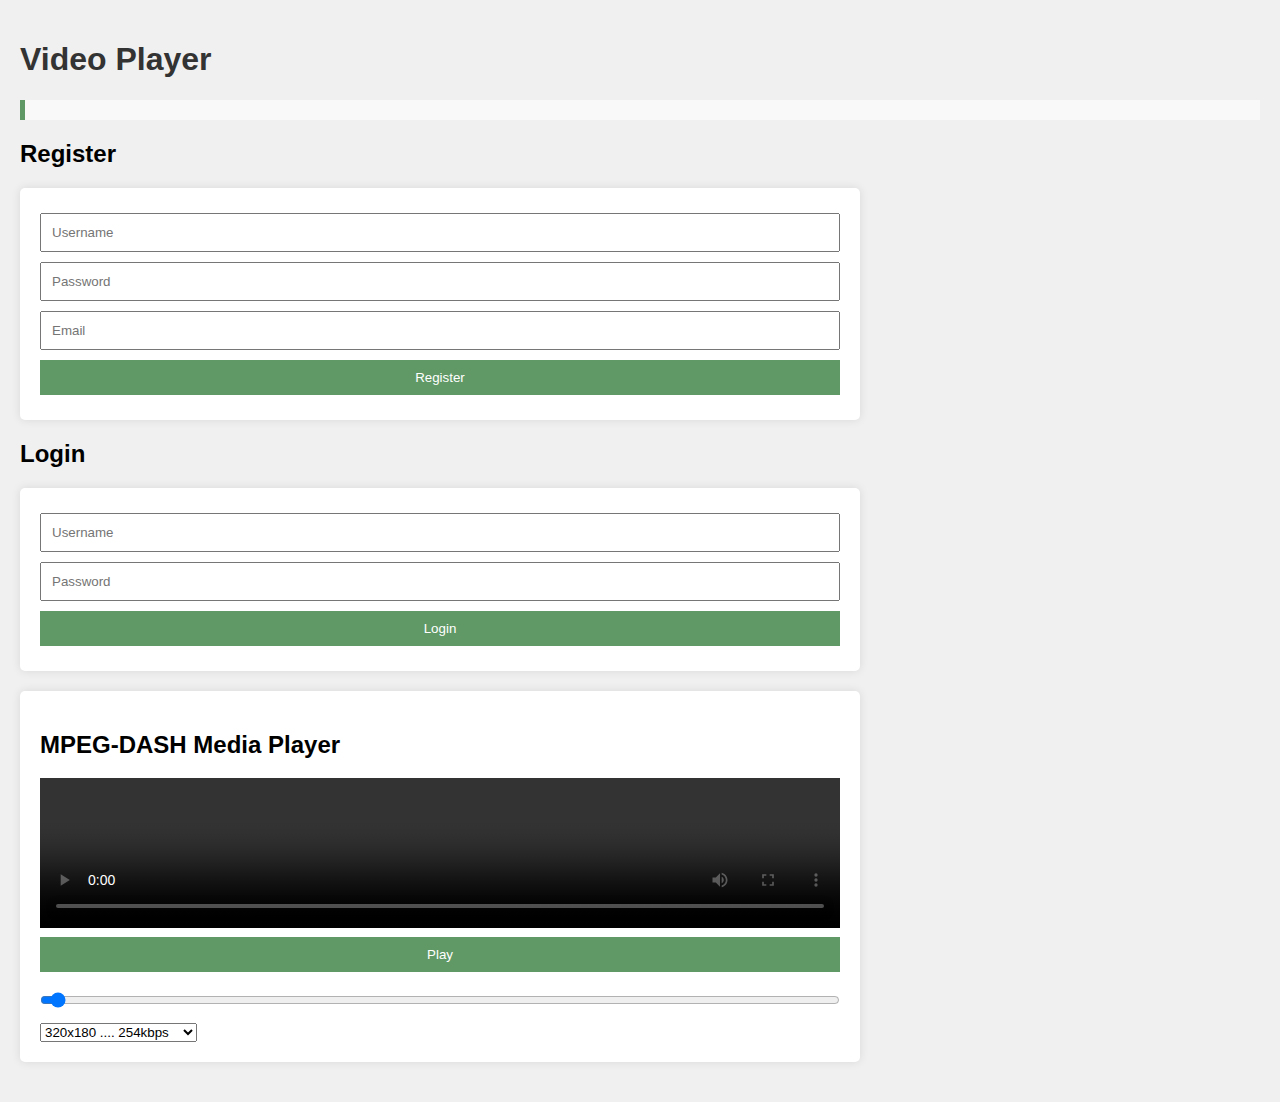
<file: index.html>
<!DOCTYPE html>
<html lang="en">
<head>
    <meta charset="UTF-8">
    <meta name="viewport" content="width=device-width, initial-scale=1.0">
    <title>User Management with Media Player</title>
    <link rel="stylesheet" href="style.css">
</head>
<body>
    <h1>Video Player</h1>
    <div id="message" class="message"></div>

    <div id="register-section" style="display:block;">
        <h2>Register</h2>
        <form id="register-form">
            <input type="text" id="register-username" placeholder="Username" required>
            <input type="password" id="register-password" placeholder="Password" required>
            <input type="email" id="register-email" placeholder="Email" required>
            <button type="submit">Register</button>
        </form>
    </div>

    <div id="login-section" style="display:block;">
        <h2>Login</h2>
        <form id="login-form">
            <input type="text" id="login-username" placeholder="Username" required>
            <input type="password" id="login-password" placeholder="Password" required>
            <button type="submit">Login</button>
        </form>
    </div>    

    <div id="media-player-section" class="media-player" style="display:block;">
        <h2>MPEG-DASH Media Player</h2>
        <div id="media"></div>
            <video id="videoPlayer" controls width="800"></video>
            <button id="playPauseBtn">Play</button>
            <input type="range" id="seekBar" value="0" min="0" max="100" step="1">
            <select id="resolutionSelect">
                <option value="0res">320x180 .... 254kbps </option>
                <option value="1res">320x180 .... 507kbps </option>
                <option value="2res">480x270 .... 759kbps </option>
                <option value="3res">640x360 .... 1013kbps</option>
                <option value="4res">640x360 .... 1254kbps</option>
                <option value="5res">768x432 .... 1883kbps</option>
                <option value="6res">1024x576 ... 3134kbps</option>
                <option value="7res">1280x720 ... 4952kbps</option>
            </select>
        </div>
    </div>

    <div id="logout-section" style="display:none;">
        <form id="logout-form">
            <h2>Logout</h2>
            <button type="submit">Logout</button>
        </form>
    </div>

    <script src="https://cdn.dashjs.org/latest/dash.all.min.js"></script>
    <script src="script.js"></script>
</body>
</html>
</file>
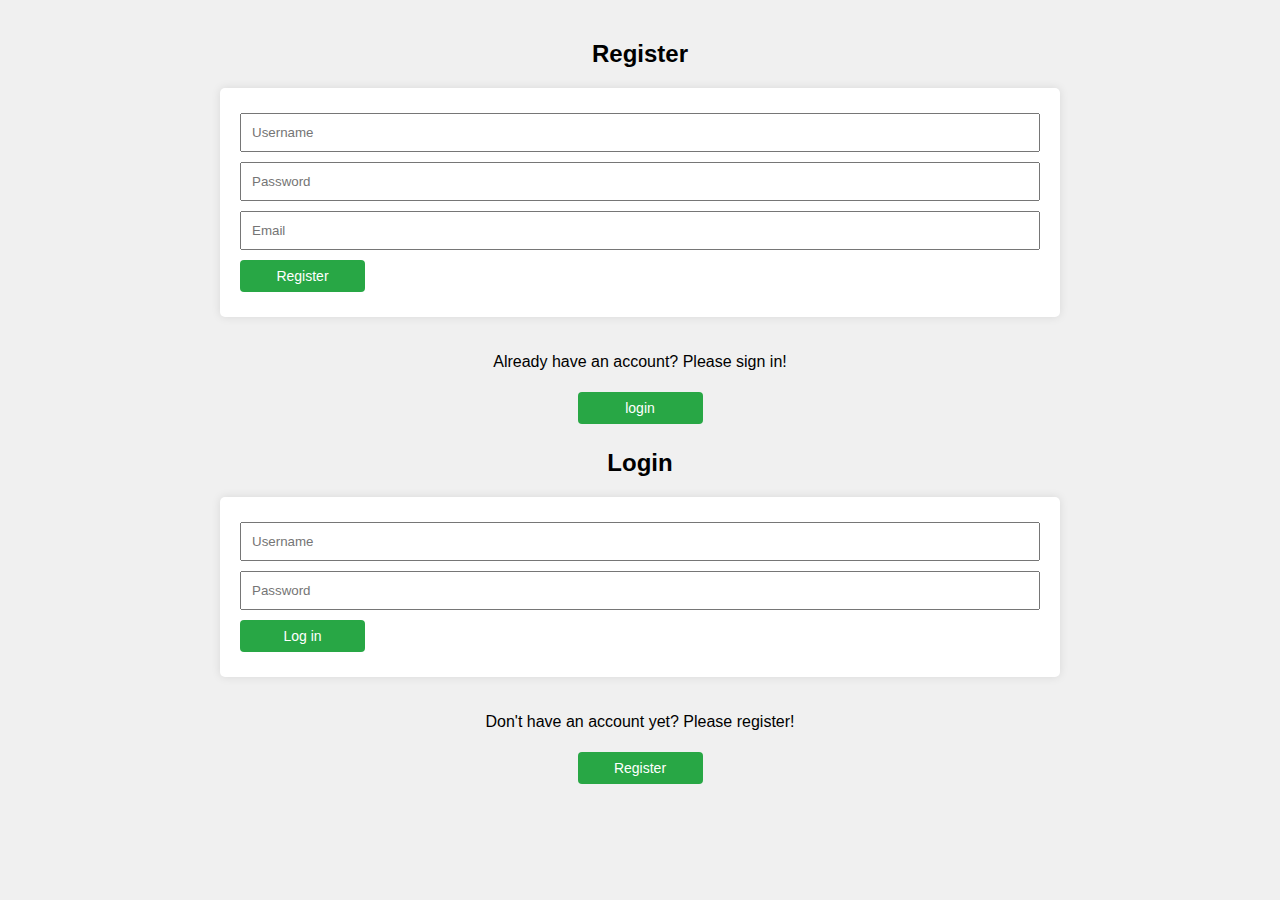
<file: templates/index.html>
<!DOCTYPE html>
<html lang="en">
<head>
    <meta charset="UTF-8">
    <meta name="viewport" content="width=device-width, initial-scale=1.0">
    <title>FlightStream</title>
    <link rel="stylesheet" href="../static/style.css">
</head>
<body>
    <div id="message" class="message"></div>
    <!-- <div id="welcome-section"> -->
    <!--   <h1>Welcome to FlightStream!</h1> -->
    <!--     <h2>Lifting your entertainment to new heights.</h2> -->
    <!--   <div id="welcome-buttons"> -->
    <!--     <button id="login-button">Log in</button> -->
    <!--     <button id="signup-button">Sign up</button> -->
    <!--   </div> -->
      
    </div>

    <div class="auth-form" id="register-section">
        <h2>Register</h2>
        <form id="register-form">
            <input type="text" id="register-username" placeholder="Username" name="username" required>
            <input type="password" id="register-password" placeholder="Password" name="password" required>
            <input type="email" id="register-email" placeholder="Email" required>
            <button type="submit" name="submit">Register</button>
        </form>
        <p>Already have an account? Please sign in!</p>
        <button id="redir-login-button">login</button>
    </div>

    <div class="auth-form" id="login-section">
        <h2>Login</h2>
        <form id="login-form">
            <input type="text" id="login-username" placeholder="Username" required>
            <input type="password" id="login-password" placeholder="Password" required>
            <button type="submit">Log in</button>
        </form>
        <p>Don't have an account yet? Please register!</p>
        <button id="redir-register-button">Register</button>
    </div>

    <script src="https://cdn.dashjs.org/latest/dash.all.min.js"></script>
    <script src="../static/script.js"></script>
</body>
</html>
</file>
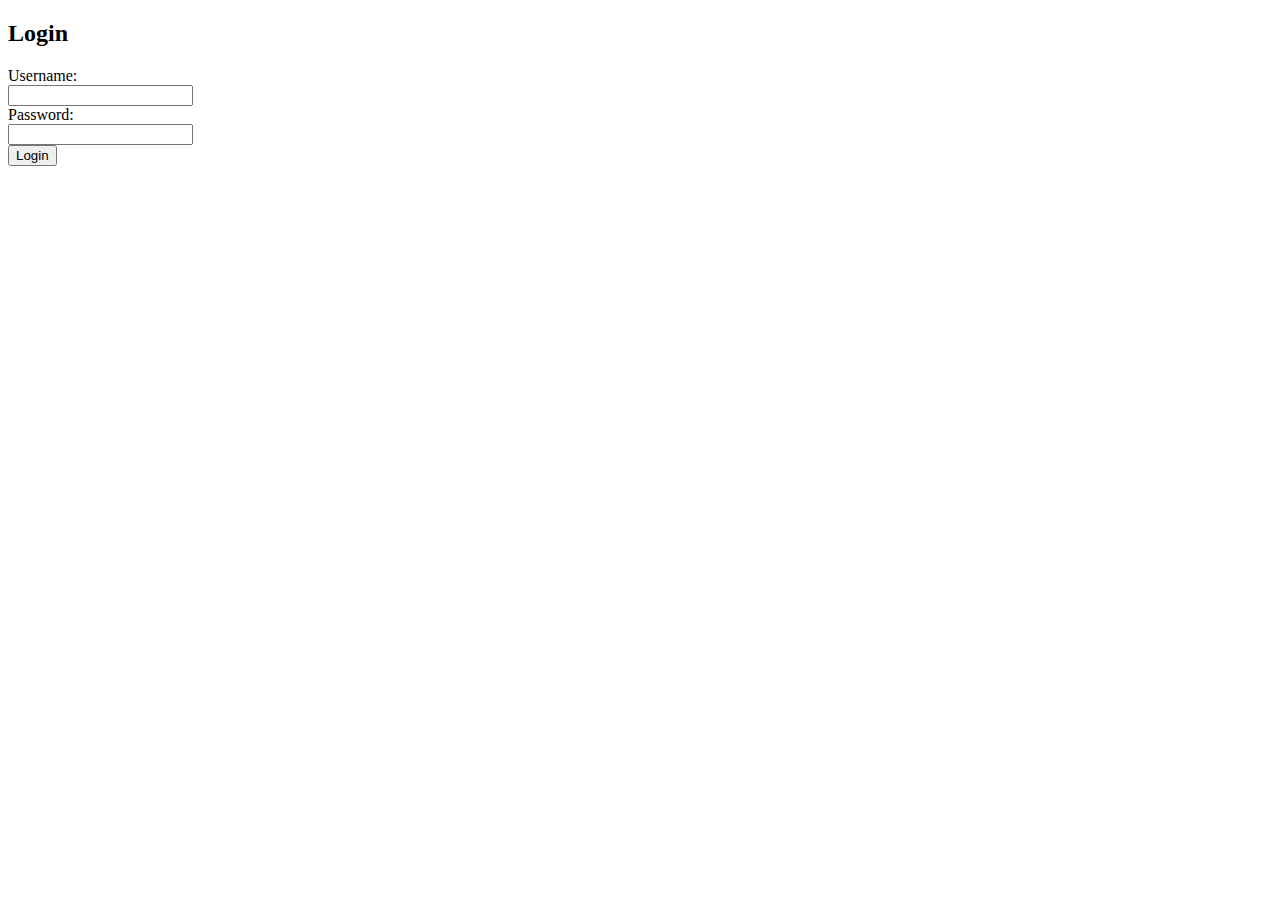
<file: templates/login.html>
<!DOCTYPE html>
<html lang="en">
    <head>
        <meta charset="UTF-8">
        <meta name="viewport" content="width=device-width, initial-scale=1.0">
        <title>ESK-PJ-Airplanes login</title>
    </head>
    <body>
        <h2>Login</h2>
        <form id="loginForm" action="http://localhost:5000/login" method="post">

            <label for="username">Username:</label>
            <br>
            <input type="text" id="username" name="username" required>
            <br>
            <label for="password">Password:</label>
            <br>
            <input type="password" id="password" name="password" required>
            <br>
            <button type="submit">Login</button>
            <div id="invalidPassword"></div>
        </form>

        <script>
        document.getElementById('loginForm').addEventListener('submit', function(event) {
            event.preventDefault();  // Prevent the default form submission

            // Gather the form data
            const formData = {
                username: document.getElementById('username').value,
                password: document.getElementById('password').value,
            };

            const body = JSON.stringify(formData);

            // Send a POST request with JSON payload
            fetch('http://localhost:5000/login', {
                method: 'POST',
                headers: {
                    'Content-Type': 'application/json'
                },
                body: body,
                follow: true,
            })
                .then(response => {
                    console.log(response)
                    if (response.redirected) {
                        window.location.href = response.url;
                    } else {
                        return response.text();
                    }
                })
                // .then(data => {
                //     console.log(data)
                //     if (data == "Invalid password"){
                //         document.getElementById('invalidPassword').innerHTML = "Invalid password";
                //     } else {
                //     }
                // })
                // .catch(error => {
                //     console.error('Error:', error);
                // });
        });
        </script>
    </body>
</html>
</file>
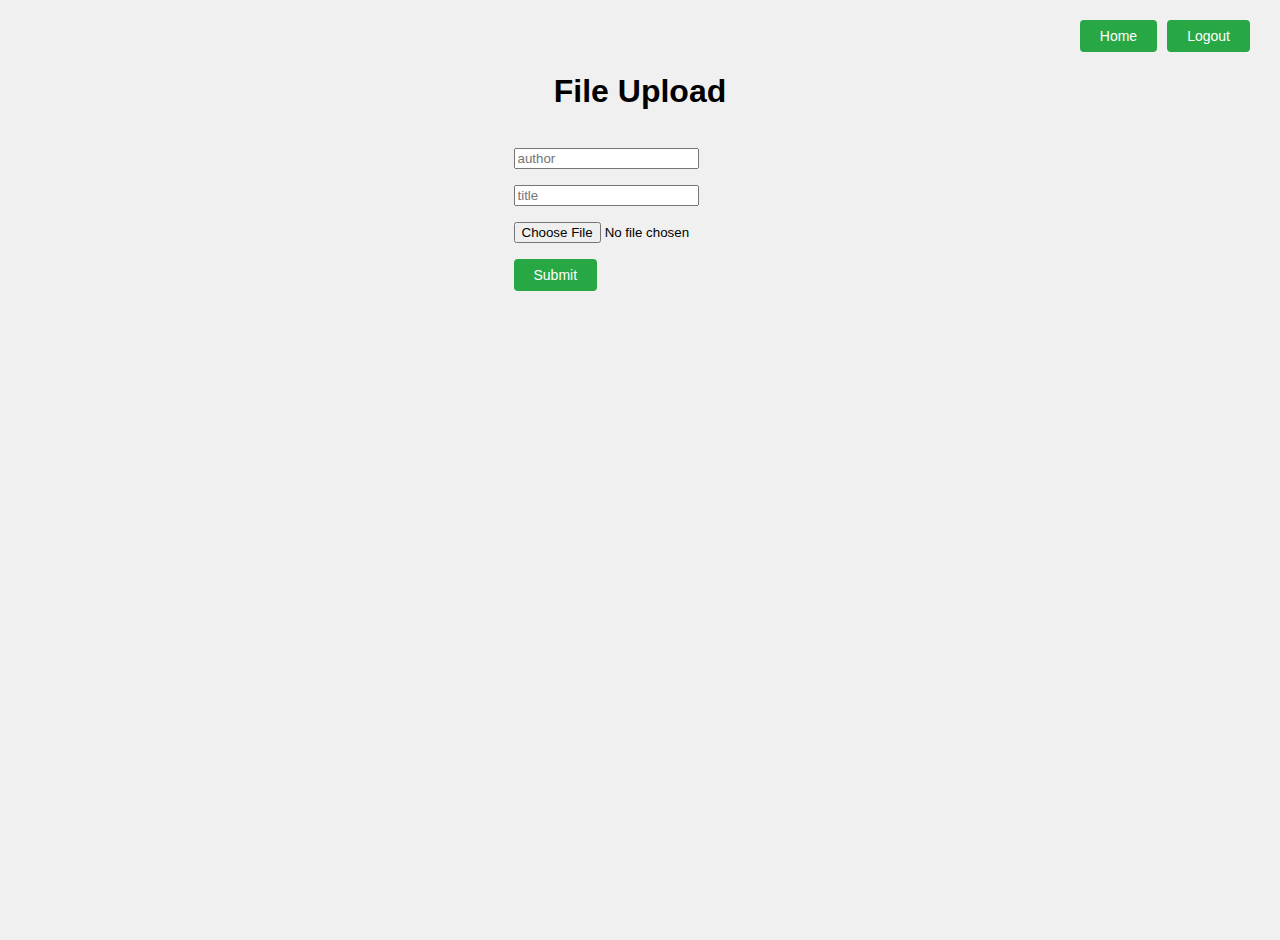
<file: templates/upload.html>
<!doctype html>
<html>
  <head>
    <title>File Upload</title>
    <link rel="stylesheet" href="../static/upload.css">
  </head>
  <body>
    <div id="home">
      <button id="home-button">Home</button>
      <form id="logout-form">
        <button type="submit">Logout</button>
      </form>
    </div>
    <div id="input-form">
    <h1>File Upload</h1>
      <form method="POST" id="upload-form" action="/api/upload" enctype="multipart/form-data">
        <label for="" ></label>
        <p><input type="text" name="author" placeholder="author"></p>
        <label for=""></label>
        <p><input type="text" name="title" placeholder="title"></p>
        <p><input type="file" name="mp4file" accept=".mp4"></p>
        <button type="button" id="submit-button">Submit</button>
      </form>
    </div>
  </body>

  <script src="../static/upload.js"></script>
</html>
</file>
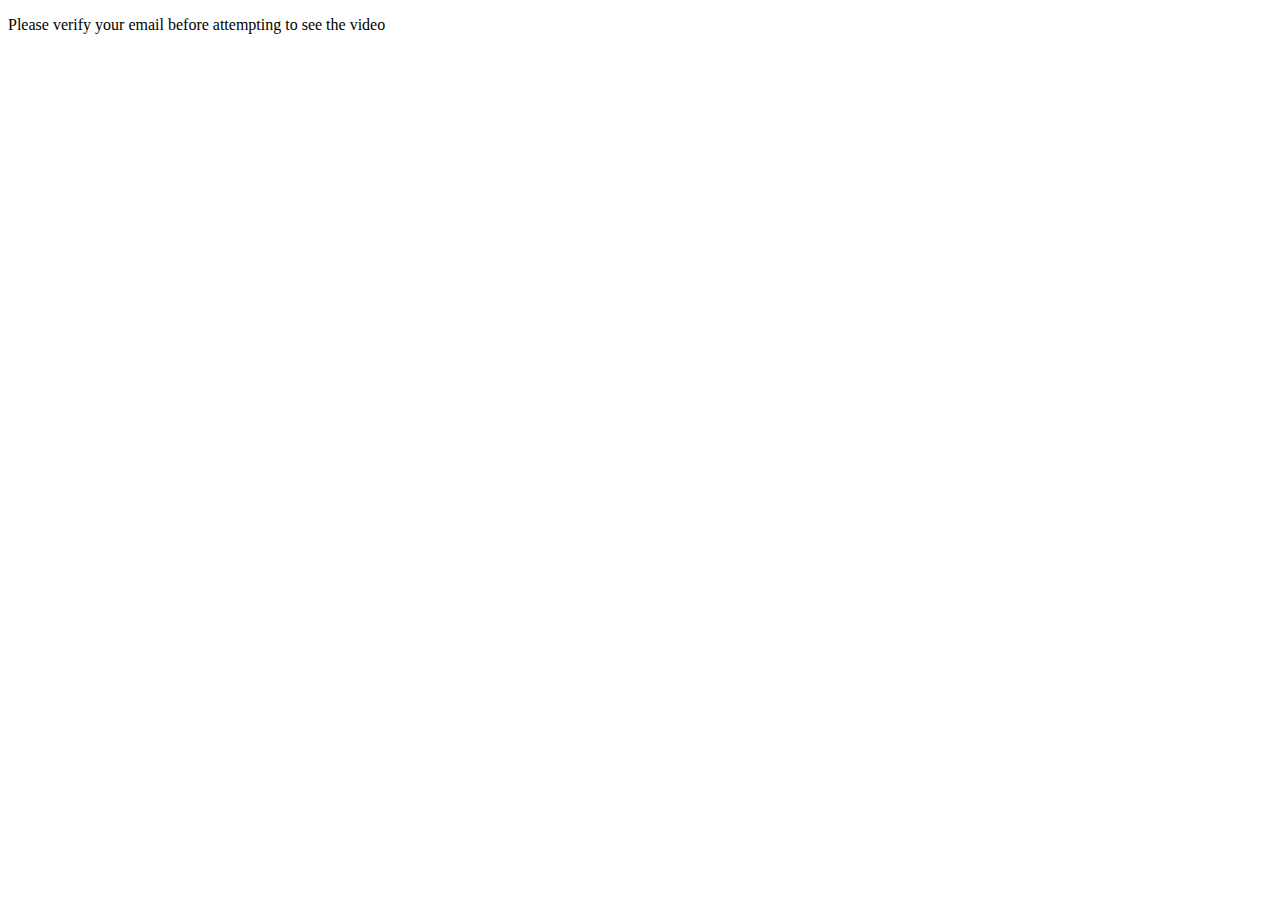
<file: templates/verify.html>
<!DOCTYPE html>
<html lang="en">
<head>
    <meta charset="UTF-8">
    <meta name="viewport" content="width=device-width, initial-scale=1.0">
    <title>verify</title>
</head>
<body>
    <p>Please verify your email before attempting to see the video</p>
</body>
</html>
</file>
<file: style.css>
body {
    font-family: Arial, sans-serif;
    margin: 0;
    padding: 20px;
    background-color: #f0f0f0;
}
h1 {
    color: #333;
}
form, .media-player {
    margin-bottom: 20px;
    padding: 20px;
    background-color: white;
    border-radius: 5px;
    box-shadow: 0 0 10px rgba(0, 0, 0, 0.1);
    width: 800px;
}
input, button {
    margin: 5px 0;
    padding: 10px;
    width: 100%;
    box-sizing: border-box;
}

button {
    background-color: #609966;
    color: white;
    border: none;
    cursor: pointer;
}
button:hover {
    background-color: #507b56;
}
.message {
    margin-top: 20px;
    padding: 10px;
    background-color: #f9f9f9;
    border-left: 5px solid #609966;
}

#media button, #media input {
    padding: 5px;
    font-size: 14px;
    width: 800px;
}
#resolutionSelect {
    margin-left: auto;
}
</file>
<file: static/style.css>
body {
    font-family: Arial, sans-serif;
    margin: 0;
    padding: 20px;
    background-color: #f0f0f0;
}
h1 {
    color: #333;
}
form, .media-player {
    margin-bottom: 20px;
    padding: 20px;
    background-color: white;
    border-radius: 5px;
    box-shadow: 0 0 10px rgba(0, 0, 0, 0.1);
    width: 800px;
}
input, button {
    margin: 5px 0;
    padding: 10px;
    width: 100%;
    box-sizing: border-box;
}

button {
    padding: 8px 20px;
    font-size: 14px;
    border: none;
    background-color: #28a745;
    color: white;
    border-radius: 4px;
    cursor: pointer;
    max-width: 125px;
}
button:hover {
    background-color: #507b56;
}
.message {
    display: none;
    margin-top: 20px;
    padding: 10px;
    background-color: #f9f9f9;
    border-left: 5px solid #609966;
}

#media button, #media input {
    padding: 5px;
    font-size: 14px;
    width: 800px;
}
#resolutionSelect {
    margin-left: auto;
}

/* #welcome-section { */
/*     display: var(--display, flex); */
/*     flex-direction: column; */
/*     align-items: center; */
/*     justify-content: center; */
/* } */

.auth-form {
    display: flex;
    flex-direction: column;
    align-items: center;
    justify-content: center;
}

#welcome-buttons {
    display: inline-block;
}

/* #register-section { */
/*     display: var(--display, none); */
/* } */
/**/
/* #login-section { */
/*     display: var(--display, none); */
/* } */

#nav form{
    padding: 0;
    width: 100px;
    margin-bottom: 0;
}

#nav ul {
    display: flex;
    flex-direction: row;
    justify-content: flex-end;
    gap: 25px;
}

#nav button {
    width: 100%;
    height: 100%;
    margin: 0;
}
</file>
<file: static/upload.css>
body {
  font-family: Arial, sans-serif;
  margin: 0;
  padding: 20px;
  background-color: #f0f0f0;
  height: 100vh;
}

#input-form {
  display: flex;
  flex-direction: column;
  justify-content: center;
  align-items: center;
}

#home {
  display: flex;
  justify-content: flex-end;
  margin-left: auto;
}

button {
  padding: 8px 20px;
  font-size: 14px;
  border: none;
  background-color: #28a745;
  color: white;
  border-radius: 4px;
  cursor: pointer;
  margin-right: 10px;
}
</file>
